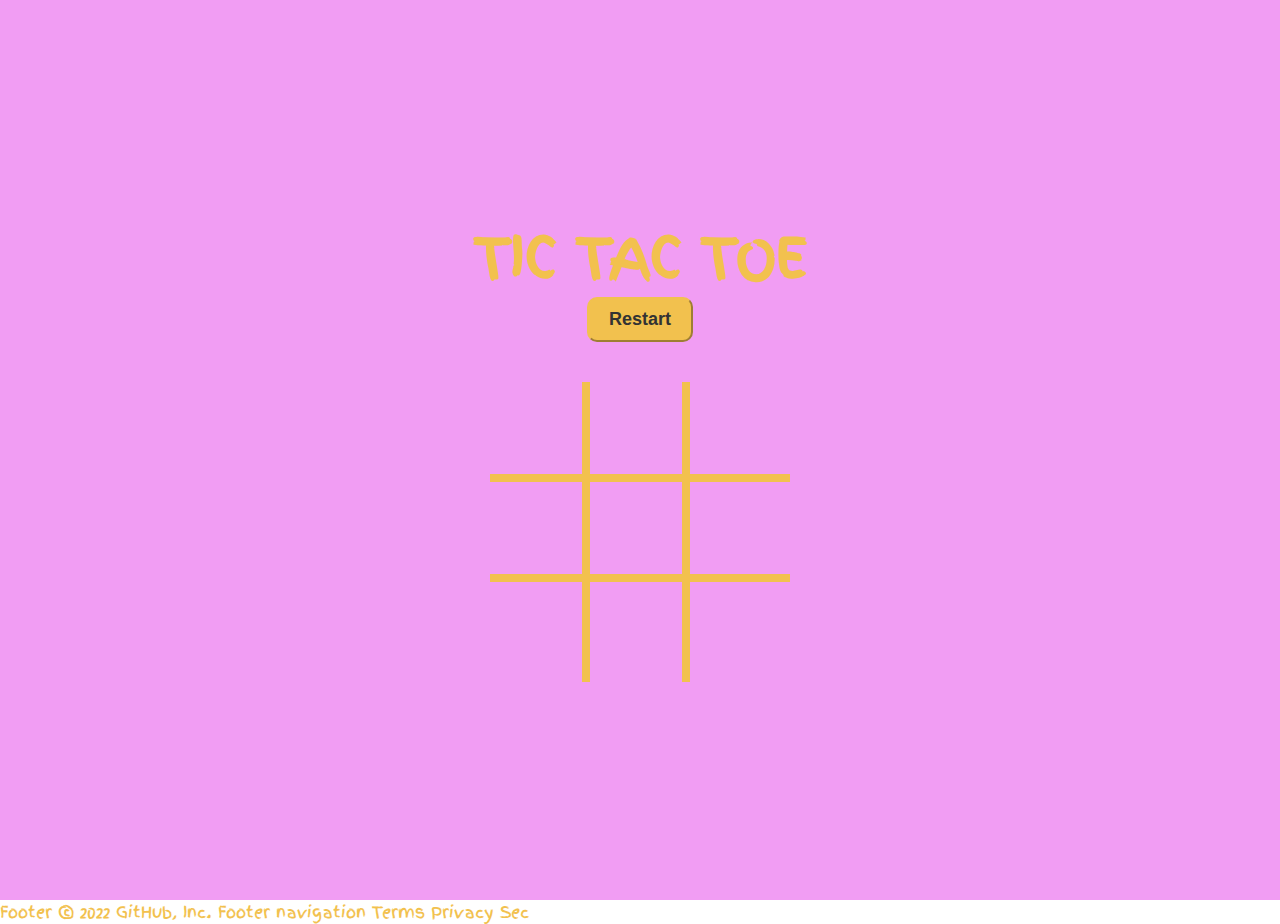
<file: Tic Tac Toe/Nueva carpeta/index.html>
<!DOCTYPE html>
<html lang="en">
<head>
    <meta charset="UTF-8">
    <meta http-equiv="X-UA-Compatible" content="IE=edge">
    <meta name="viewport" content="width=device-width, initial-scale=1.0">
    <title>Tic Tac Toe</title>
    <link rel="stylesheet" href="index.css">
    <link rel="preconnect" href="https://fonts.googleapis.com">
    <link rel="preconnect" href="https://fonts.gstatic.com" crossorigin>
    <link href="https://fonts.googleapis.com/css2?family=Finger+Paint&display=swap" rel="stylesheet"> 
</head>
<body>
    <div class="container">
        <h1 id="playerText">Tic Tac Toe</h1>
        <button id="restartBtn">Restart</button>

        <div id="gameboard">
            <div class="box" id="0"></div>
            <div class="box" id="1"></div>
            <div class="box" id="2"></div>
            <div class="box" id="3"></div>
            <div class="box" id="4"></div>
            <div class="box" id="5"></div>
            <div class="box" id="6"></div>
            <div class="box" id="7"></div>
            <div class="box" id="8"></div>
        </div>
    </div>
    
    <script src="index.js"></script>
</body>
</html>
Footer
© 2022 GitHub, Inc.
Footer navigation
Terms
Privacy
Sec
</file>
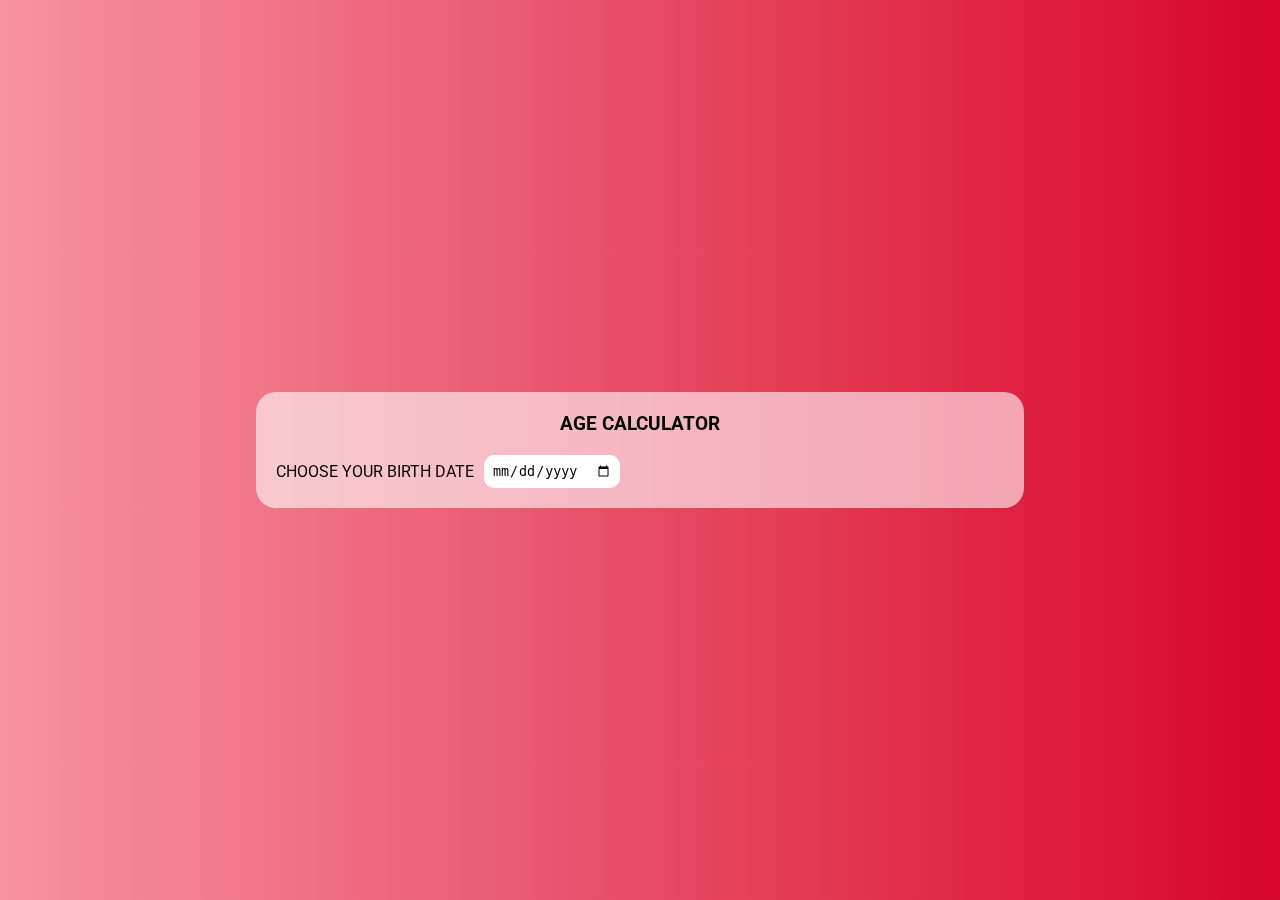
<file: Age Calculator/age.html>
<!DOCTYPE html>
<html lang="en">
<head>
    <meta charset="UTF-8">
    <meta name="viewport" content="width=device-width, initial-scale=1.0">
    <title>Age Calculator</title>
    <link rel="stylesheet" href="/Age Calculator/age.css">
</head>
<body>
    <div class="box">
        <h4>age calculator</h4>
        <div class="date-picker">
            <span>choose your birth date</span>
            <input type="date" id="datePicker">
            <span id="choseDate"></span>
        </div>
        <div class="age-calc">
            <div class="age-box">
                <p class="header">years</p>
                <p class="value" id="ageYear">0</p>
            </div>
            <div class="age-box">
                <p class="header">months</p>
                <p class="value" id="ageMonth">0</p>
            </div>
            <div class="age-box">
                <p class="header">days</p>
                <p class="value" id="ageDays">0</p>
            </div>
            <div class="age-box">
                <p class="header">hours</p>
                <p class="value" id="ageHours">0</p>
            </div>
            <div class="age-box">
                <p class="header">seconds</p>
                <p class="value" id="ageSeconds">0</p>
            </div>
            <div class="age-box">
                <p class="header">mili seconds</p>
                <p class="value" id="ageMiliSeconds">0</p>
            </div>
        </div>
    </div>

    <script src="/Age Calculator/age.js"></script>

</body>
</html>
</file>
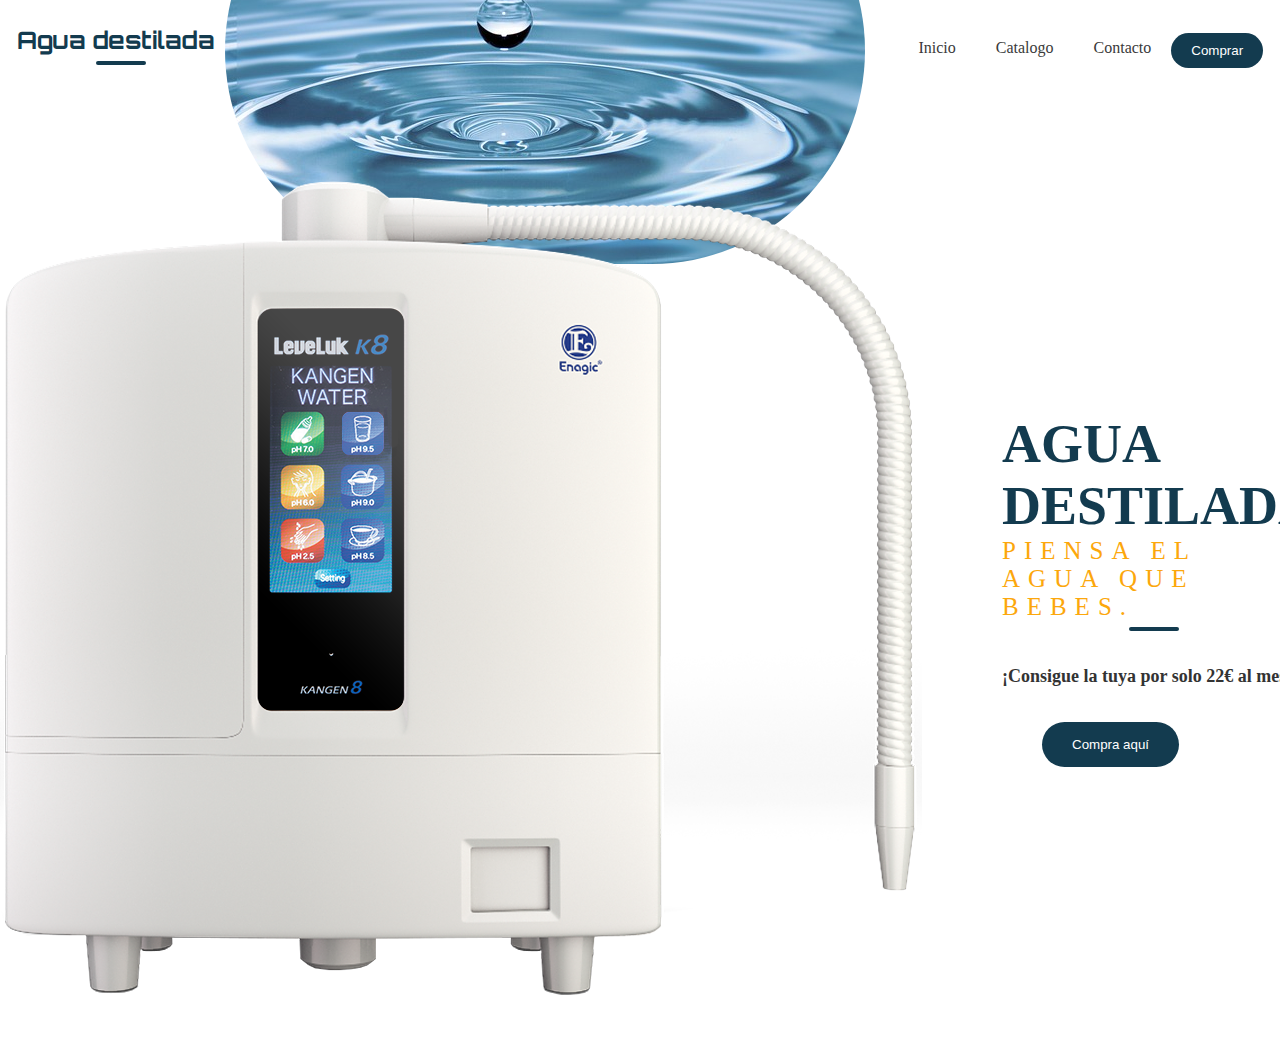
<file: Agua Kangen/Agua.html>
<!DOCTYPE html>
<html lang="en">
<head>
    <meta charset="UTF-8">
    <meta http-equiv="X-UA-Compatible" content="IE=edge">
    <meta name="viewport" content="width=device-width, initial-scale=1.0">
    <title>Agua Destilada</title>
    <link rel="stylesheet" href="/Agua Kangen/index.css">
    <link rel="preconnect" href="https://fonts.gstatic.com" crossorigin>
    <link href="https://fonts.googleapis.com/css2?family=Orbitron&display=swap" rel="stylesheet">
</head>
<body>
    <header>
        <div class="logo">
            <h2> Agua destilada</h2>
            <img src="../Agua Kangen/img/drop-of-water-578897_640.jpg">
        </div>
        <nav>
            <ul>
                <li><a href="#">Inicio</a></li>
                <li><a href="#">Catalogo</a></li>
                <li><a href="/Agua Kangen/Form.html">Contacto</a></li>
                <li><button class="buy-btn">Comprar</button></li>               
            </ul>
        </nav>
    </header>

    <main>
        <div class="content-left">
            <img src="/Agua Kangen/img/img-k8-machine.png" alt="" class="hero-img">
        </div>
        <div class="content-right">
            <h1> Agua Destilada</h1>
            <h2> Piensa el agua que bebes.</h2>
            <p>¡Consigue la tuya por solo 22€ al mes!.</p>
            <button class="cta">Compra aquí</button>
        </div>
    </main>
</body>
</html>
</file>
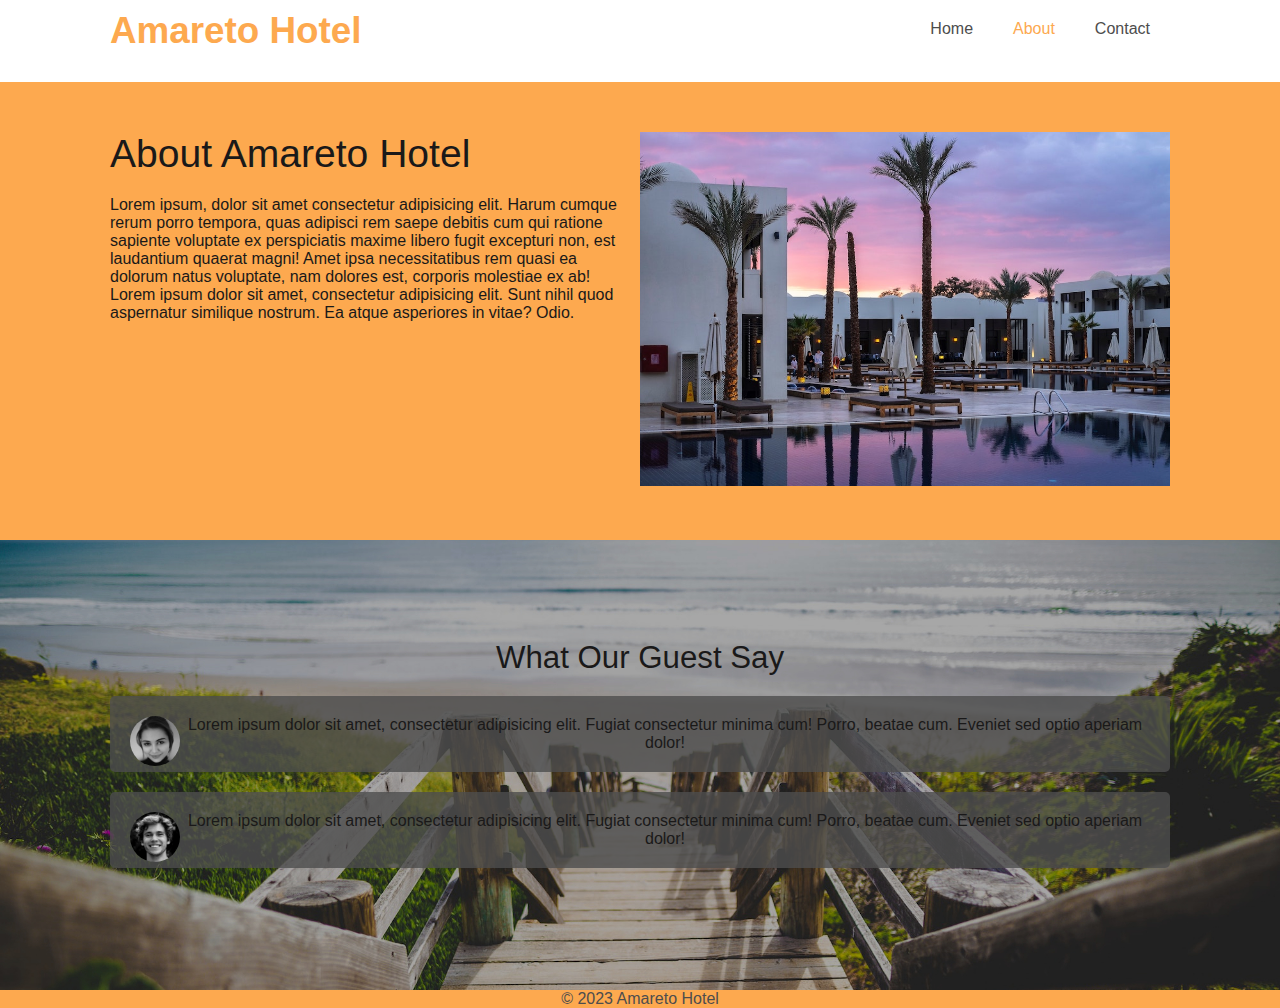
<file: Hotel Amareto/about.html>
<!DOCTYPE html>
<html lang="en">
<head>
    <meta charset="UTF-8">
    <meta http-equiv="X-UA-Compatible" content="IE=edge">
    <meta name="viewport" content="width=, initial-scale=1.0">
    <title>Amareto Hotel | About</title>
    <link rel="stylesheet" media= "screen and (max-width: 768px)" href="mobile.css">
    <link rel="stylesheet" href="/Hotel Amareto/hotel.css">
</head>
<body>
    <header>
        <nav id="navbar">
            <div class="container">
                <h1 class="logo"> <a href="/Hotel Amareto/hotel.html"> Amareto hotel</a></h1>
                <ul>
                    <li><a href="/Hotel Amareto/hotel.html" >Home</a></li>
                    <li><a href="/Hotel Amareto/about.html"class="current">About</a></li>
                    <li><a href="/Hotel Amareto/contact.html" >Contact</a></li>
                </ul>
            </div>
            

        </nav>
    </header>
    
    <section id="about" class="py-50">
        <div class="container">
            <div class="about-content">
                <h1>About Amareto Hotel</h1>
                <p> Lorem ipsum, dolor sit amet consectetur adipisicing elit. Harum cumque rerum porro tempora, quas adipisci rem saepe debitis cum qui ratione sapiente voluptate ex perspiciatis maxime libero fugit excepturi non, est laudantium quaerat magni! Amet ipsa necessitatibus rem quasi ea dolorum natus voluptate, nam dolores est, corporis molestiae ex ab!</p>
                <p>Lorem ipsum dolor sit amet, consectetur adipisicing elit. Sunt nihil quod aspernatur similique nostrum. Ea atque asperiores in vitae? Odio.</p>
            </div>
            <div class="about-img">
                <img src="/Hotel Amareto/img/about.jpg" alt="">
            </div>
        </div>
    </section>
    <section id="testimonial">
        <div class="container">
            <h2>What Our Guest Say</h2>
            <div class="testimonial-content">
                <img src="/Hotel Amareto/img/testimonial-1.jpg" alt="">
                <p>Lorem ipsum dolor sit amet, consectetur adipisicing elit. Fugiat consectetur minima cum! Porro, beatae cum. Eveniet sed optio aperiam dolor!</p>
            </div>
            <div class="testimonial-content">
                <img src="/Hotel Amareto/img/testimonial-2.jpg" alt="">
                <p>Lorem ipsum dolor sit amet, consectetur adipisicing elit. Fugiat consectetur minima cum! Porro, beatae cum. Eveniet sed optio aperiam dolor!</p>
            </div>
        </div>
    </section>
    <div class="clr"></div>
    <footer id="mainfooter">
        <p>
            &copy; 2023 Amareto Hotel
        </p>

    </footer>
    
</body>
</html>
</file>
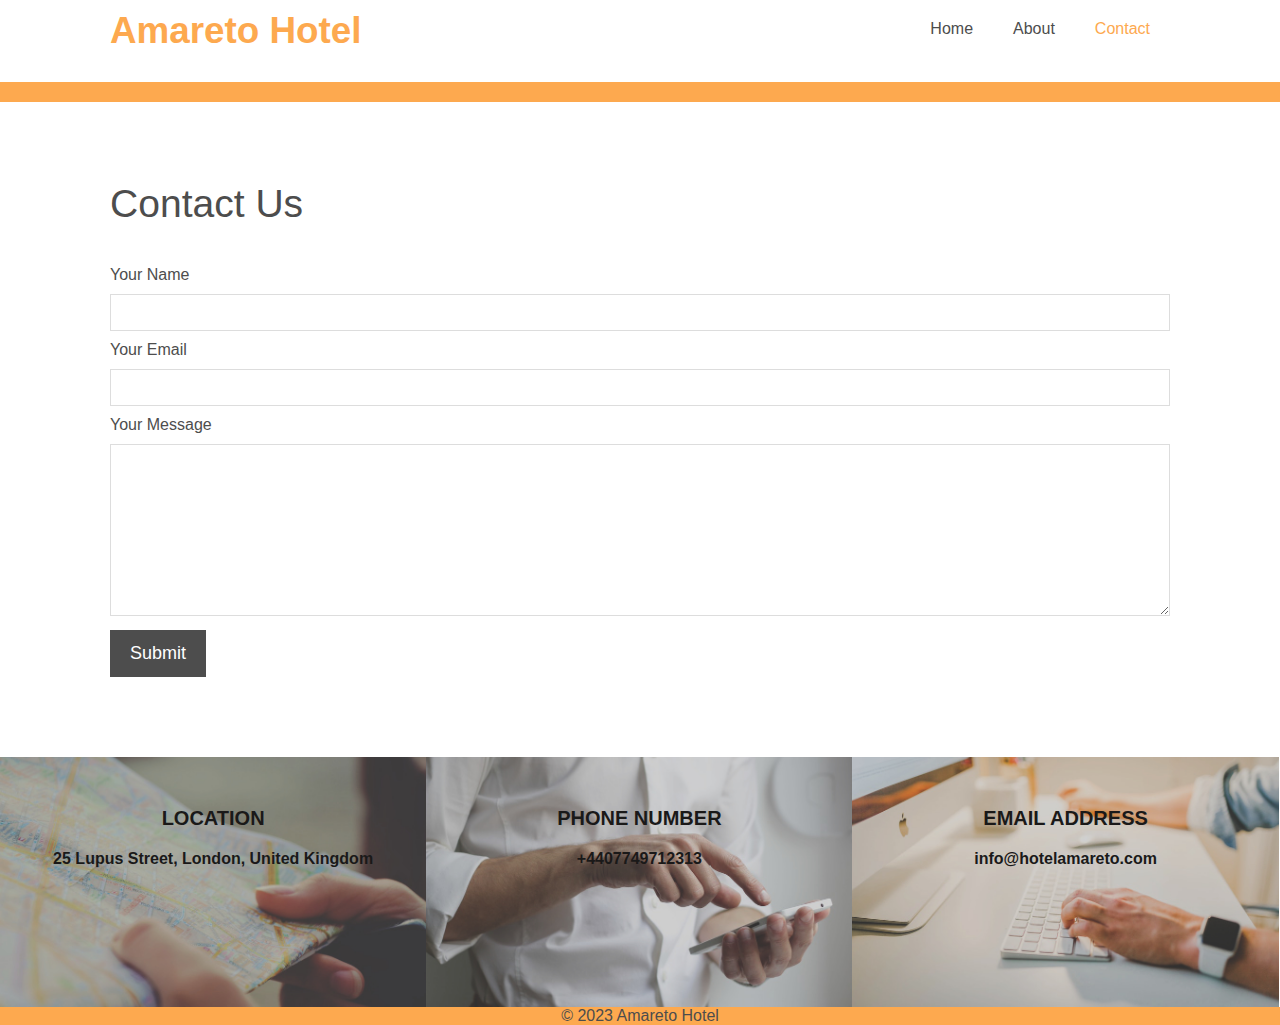
<file: Hotel Amareto/contact.html>
<!DOCTYPE html>
<html lang="en">
<head>
    <meta charset="UTF-8">
    <meta http-equiv="X-UA-Compatible" content="IE=edge">
    <meta name="viewport" content="width=, initial-scale=1.0">
    <title>Amareto Hotel | Contact</title>
    <link rel="stylesheet" media= "screen and (max-width: 768px)" href="mobile.css">
    <link rel="stylesheet" href="/Hotel Amareto/hotel.css">
</head>
<body>
    <header>
        <nav id="navbar">
            <div class="container">
                <h1 class="logo"> <a href="/Hotel Amareto/hotel.html"> Amareto hotel</a></h1>
                <ul>
                    <li><a href="/Hotel Amareto/hotel.html" >Home</a></li>
                    <li><a href="/Hotel Amareto/about.html">About</a></li>
                    <li><a href="/Hotel Amareto/contact.html" class="current" >Contact</a></li>
                </ul>
            </div>
            
        </nav>
    </header>
    <hr>
    
    <section id="contact" class="py-80">
        <div class="container">
            <h1>Contact Us</h1>
            <form action="">
                <label for="name">Your Name</label>
                <input type="text" id="name">
                <label for="email">Your Email</label>
                <input type="mail" id="mail">
                <label for="message">Your Message</label>
                <textarea name="message" id="message" cols="30" rows="10"></textarea>
                <button class="btn btn-dark">Submit</button>
            </form>
        </div>
    </section>
    <section id="features-contact">
        <div class="box location">
            <h4>Location</h4>
            <p> 25 Lupus Street, London, United Kingdom</p>
        </div>
        <div class="box phone">
            <h4>Phone Number</h4>
            <p> +4407749712313</p>
        </div>
        <div class="box email">
            <h4>Email Address</h4>
            <p>info@hotelamareto.com</p>
        </div>


    </section>
    <div class="clr"></div>
    <footer id="mainfooter">
        <p>
            &copy; 2023 Amareto Hotel
        </p>

    </footer>
    
</body>
</html>
</file>
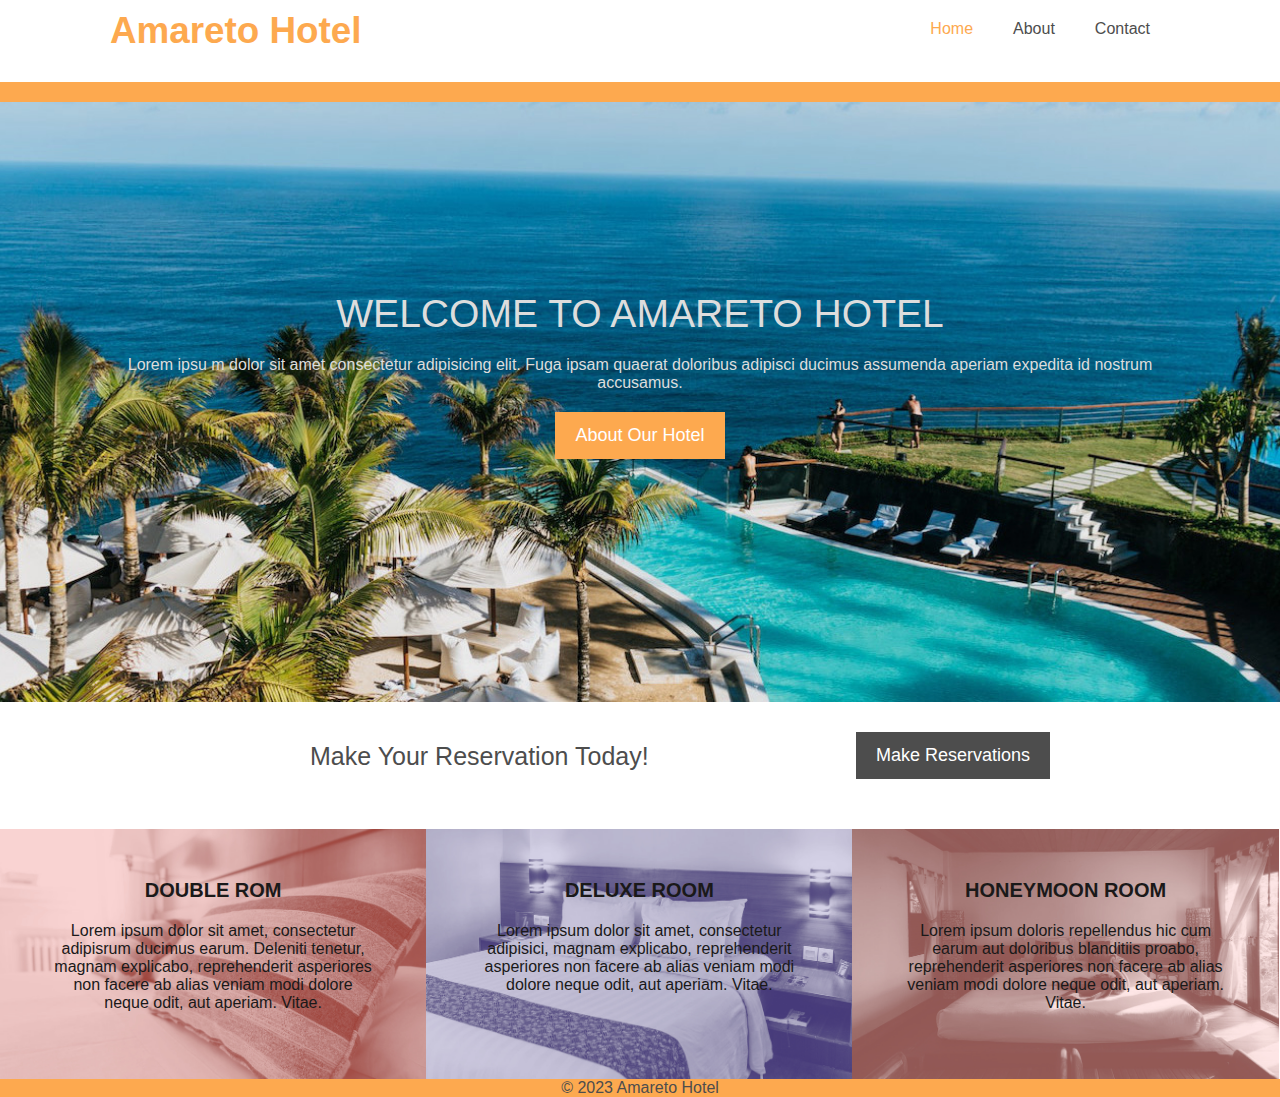
<file: Hotel Amareto/hotel.html>
<!DOCTYPE html>
<html lang="en">
<head>
    <meta charset="UTF-8">
    <meta http-equiv="X-UA-Compatible" content="IE=edge">
    <meta name="viewport" content="width=, initial-scale=1.0">
    <title>Amareto Hotel | Welcome</title>
    <link rel="stylesheet" media= "screen and (max-width: 768px)" href="/Hotel Amareto/mobile.css">
    <link rel="stylesheet" href="/Hotel Amareto/hotel.css">
</head>
<body>
    <header>
        <nav id="navbar">
            <div class="container">
                <h1 class="logo"> <a href="/Hotel Amareto/hotel.html"> Amareto hotel</a></h1>
                <ul>
                    <li><a href="/Hotel Amareto/hotel.html" class="current">Home</a></li>
                    <li><a href="/Hotel Amareto/about.html">About</a></li>
                    <li><a href="/Hotel Amareto/contact.html">Contact</a></li>
                </ul>
            </div>
            <hr>
            <div id="showcase" class="">
                <div class="container">
                    <h1>Welcome to Amareto Hotel</h1>
                    <p class="large"> Lorem ipsu m dolor sit amet consectetur adipisicing elit. Fuga ipsam quaerat doloribus adipisci ducimus assumenda aperiam expedita id nostrum accusamus.
                    </p>
                    <a href="/Hotel Amareto/about.html" class="btn btn-light"> About Our Hotel</a>
                </div>
            </div>
        </nav>
        
    </header>
    
    <section id="reservation" class="py-30">
        <div class="container">
        <h3>Make your reservation today!</h3>
        <a href="/Hotel Amareto/contact.html" class="btn btn-dark">Make Reservations</a>
        </div>
    </section>
    <section id="features">
        <div class="box features-1">
            <h4>Double Rom</h4>
            <p>Lorem ipsum dolor sit amet, consectetur adipisrum ducimus earum. Deleniti tenetur, magnam explicabo, reprehenderit asperiores non facere ab alias veniam modi dolore neque odit, aut aperiam. Vitae.</p>

        </div>
        <div class="box features-2">
            <h4>Deluxe Room</h4>
            <p>Lorem ipsum dolor sit amet, consectetur adipisici, magnam explicabo, reprehenderit asperiores non facere ab alias veniam modi dolore neque odit, aut aperiam. Vitae.</p>

        </div>
        <div class="box features-3">
            <h4>Honeymoon Room</h4>
            <p>Lorem ipsum doloris repellendus hic cum earum aut doloribus blanditiis proabo, reprehenderit asperiores non facere ab alias veniam modi dolore neque odit, aut aperiam. Vitae.</p>

        </div>
    </section>
    <div class="clr"></div>
    <footer>
        <p>
            &copy; 2023 Amareto Hotel
        </p>

    </footer>
    
</body>
</html>
</file>
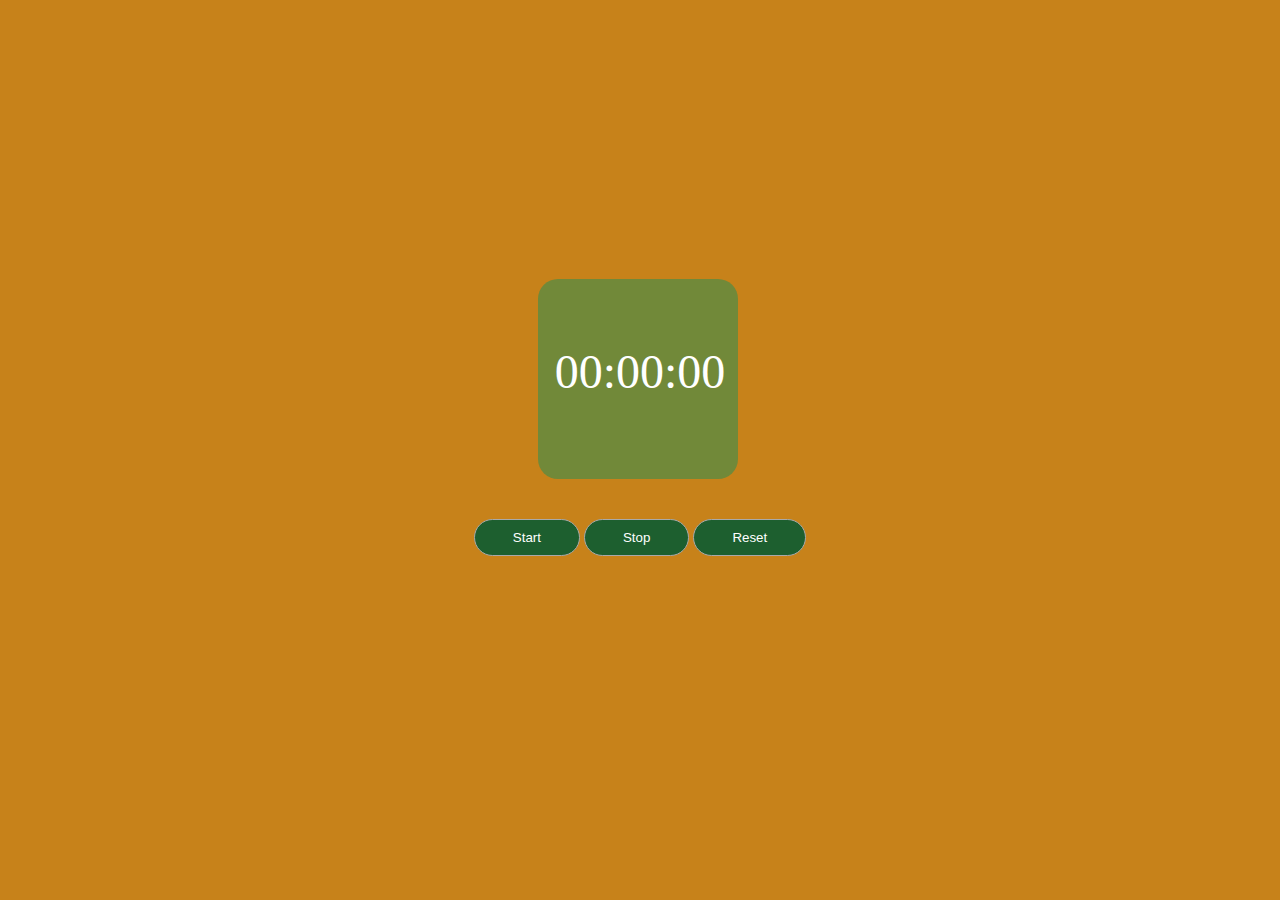
<file: Timer JS/timer.html>
<!DOCTYPE html>
<html lang="en">
<head>
    <meta charset="UTF-8">
    <meta http-equiv="X-UA-Compatible" content="IE=edge">
    <meta name="viewport" content="width=device-width, initial-scale=1.0">
    <title>Timer</title>
    <link rel="stylesheet" href="timer.css">
</head>
<body>
    <div class="container">
        <div class="wrapper">
            <p>
                <span class="mins">00</span>:<span class="seconds">00</span>:<span class="tens">00</span>
            </p> <br>
            <button class="btn-start">Start</button>
            <button class="btn-stop">Stop</button>
            <button class="btn-reset">Reset</button>
        </div>
    </div>
    <script src="timer.js"></script>
</body>
</html>
</file>
<file: Tic Tac Toe/Nueva carpeta/index.css>
*{
    padding: 0;
    margin: 0;
    box-sizing: border-box;
}

:root {
    --orange: #F2C14E;
    --winning-blocks: #2d414b;
}

body {
    color: var(--orange);
    font-family: 'Finger Paint', cursive;
}
h1 {
    font-size: 54px;
    text-transform: uppercase;
}

.container {
    padding: 40px;
    height: 100vh;
    display: flex;
    justify-content: center;
    align-items: center;
    flex-direction: column;
    background-color: #f19df3;
}

#gameboard {
    width: 300px;
    display: flex;
    flex-wrap: wrap;
    margin-top: 40px;
}
.box {
    height: 100px;
    width: 100px;
    display: flex;
    align-items: center;
    justify-content: center;
    color: var(--orange);
    font-size: 80px;
    border-right: 8px solid;
    border-bottom: 8px solid;
}
.box:nth-child(3n) {
    border-right: none;
}
.box:nth-child(6) ~ .box {
    border-bottom: none;
} 
button {
    padding: 10px 20px;
    border-radius: 10px;
    background-color: var(--orange);
    color: #333;
    border-color: var(--orange);
    font-size: 18px;
    transition: 200ms transform;
    font-weight: 600;
}
button:hover {
    cursor: pointer;
    transform: translateY(-2px);
}
</file>
<file: Age Calculator/age.css>
@import url('https://fonts.googleapis.com/css2?family=Roboto:wght@300;400;500;700;900&display=swap');

*:before,
*:after{
	box-sizing: border-box;
}
*{
	position: relative;
	margin: 0;
	padding: 0;
	box-sizing: border-box;
}
body{
	position: relative;
	width: 100%;
	min-height: 100vh;
	background-image: linear-gradient(to right, #f693a0 0%, #d80528 100%);
	display: flex;
	align-items: center;
	justify-content: center;
	font-family: 'Roboto', sans-serif;
}
.box{
	position: relative;
	background: rgba(255,255,255,.6);
	width: 768px;
	backdrop-filter: blur(15px);
	padding: 20px;
	border-radius: 20px;
	transition: width 500ms ease;
}
.box h4{
	text-align: center;
	margin-bottom: 20px;
	font-size: 1.2rem;
	text-transform: uppercase;
}
.box .date-picker{
	position: relative;
	display: flex;
	align-items: center;
}
.box .date-picker input{
	margin: 0 10px;
	border: 0;
	padding: .5rem;
	border-radius: 10px;
	transition: box-shadow 500ms ease;
}
.box .date-picker input:focus{
	outline: none;
	box-shadow: 0 0 10px #292929;
}
.box .date-picker span{
	display: inline-block;
	text-transform: uppercase;
}
.box .date-picker span#choseDate{
	margin-left: auto;
}
.age-calc{
	position: relative;
	display: flex;
	align-items: center;
	flex-wrap: wrap;
	margin-top: 0;
	max-height: 0;
	opacity: 0;
	overflow: hidden;
	transition: max-height 2s, opacity 3s, margin 250ms ease;
}

.age-calc.expand{
	margin-top: 30px;
	max-height: 1000px;
	opacity: 1;
}
.age-calc .age-box{
	position: relative;
	background: #fff;
	border-radius: 10px;
	margin: 10px;
	width: 222px;
	transition: 500ms ease;
}
.age-calc .age-box p.header{
	position: relative;
	text-align: center;
	background: #f79c3a;
	padding: 10px 30px;
	border-radius: 10px 10px 0 0;
	font-size: 1.2rem;
	font-size: 500;
	text-transform: uppercase;
}
.age-calc .age-box:nth-child(even) p.header{
	background: #f1732a;
}
.age-calc .age-box .value{
	text-align: center;
	padding: 30px 20px;
	font-size: 1.5rem;
	transition: 500ms ease;
}

@media (max-width: 768px)
{
	body{
		display: block;
		margin: 2rem 0;
	}
	.box{
		width: 600px;
		margin: 0 auto;
	}
	.age-calc .age-box{
		width: 150px;
		margin: 15px;
	}
	.age-calc .age-box p.header{
		padding: 10px 20px;
		font-size: 1rem;
	}
	.age-calc .age-box .value{
		padding: 30px 20px;
		font-size: 1rem;
	}
}

@media (max-width: 600px)
{
	.box
	{
		width: 300px;
	}
	.box .date-picker
	{
		display: block;
	}
	.box .date-picker input
	{
		margin: 10px 0;
		width: 100%;
	}
	.age-calc .age-box{
		width: 120px;
		margin: 5px;
	}
	.age-calc .age-box p.header{
		padding: 10px 5px;
		font-size: .8rem;
	}
	.age-calc .age-box .value
	{
		padding: 30px 5px;
		font-size: .9rem;
	}
}
</file>
<file: Agua Kangen/index.css>
* {
    margin: 0;
    padding: 0;
    box-sizing: border-box;
}



header {
    height: 100px;
    display: flex;
    justify-content: space-around;
    align-items: center;
}

ul {
    display: flex;
    list-style-type:none;
    align-items: center;
}

ul li a {
    padding: 0 20px;
    text-decoration: none;
    color: #3a3a3a;
    display: inline-block;

}

ul li a::after {
    content: '';
    display: block;
    height: 4px;
    width: 0;
    background: #133B4F;
    transition: all .5s
}

li a:hover::after {
    width: 100%;
}

.logo {
    display: flex;
    align-items: center;
    justify-content: space-between;
}

.logo h2 {
    font-family: 'Orbitron', sans-serif;
    padding-right: 10px;
    color: #133B4F;
}
 .logo img {
    border-radius: 500px;
    float: left;
}
main {
    display: flex;
    height: 100vh;
    align-items: center;
    margin-top: 40px;
    
}

.content-right {
    width: 30% ;
    padding-left: 80px;
}

main h1 {
    font-size: 54px;
    color: #133B4F;
    text-transform: uppercase;
}

main h2{
    font-size: 25px;
    color: #FCA70c;
    font-weight: 400;
    text-transform: uppercase;
    letter-spacing: 8px;
}

main p {
    font-size: 18px;
    font-weight: 800;
    color: #333;
    line-height: 31.5px;
    margin: 30px 0;
}

.cta {
    padding: 15px 30px;
    background: #133B4F;
    color: #fff;
    outline: none;
    border: none;
    border-radius: 40px;
    margin-left: 40px;
    cursor: pointer;

}

.buy-btn {
    padding: 10px 20px;
    background: #133B4F;
    color: #fff;
    outline: none;
    border: none;
    border-radius: 40px;
    cursor: pointer;
    
}

.container{
	position: relative;
	width: 100%;
	height: 100%;
	display: flex;
	justify-content: center;
	align-items: center;
	padding: 20px 100px;
}

.container:after{
	content: '';
	position: absolute;
	width: 100%;
	height: 100%;
	left: 0;
	top: 0;
	background: url("img/bg.jpg") no-repeat center;
	background-size: cover;
	filter: blur(50px);
	z-index: -1;
}
.contact-box{
	max-width: 850px;
	display: grid;
	grid-template-columns: repeat(2, 1fr);
	justify-content: center;
	align-items: center;
	text-align: center;
	background-color: #fff;
	box-shadow: 0px 0px 19px 5px rgba(0,0,0,0.19);
    padding: 80px;
}



.right{
	padding: 25px 40px;
}

h2{
	position: relative;
	padding: 0 0 10px;
	margin-bottom: 10px;
}

h2:after{
	content: '';
    position: absolute;
    left: 50%;
    bottom: 0;
    transform: translateX(-50%);
    height: 4px;
    width: 50px;
    border-radius: 2px;
    background-color: #133B4F;
}

.field{
	width: 100%;
	border: 2px solid rgba(0, 0, 0, 0);
	outline: none;
	background-color: rgba(230, 230, 230, 0.6);
	padding: 0.5rem 1rem;
	font-size: 1.1rem;
	margin-bottom: 22px;
	transition: .3s;
}

.field:hover{
	background-color: rgba(0, 0, 0, 0.1);
}

textarea{
	min-height: 150px;
}

.btn{
	width: 100%;
	padding: 0.5rem 1rem;
	background-color: #133B4F;
	color: #fff;
	font-size: 1.1rem;
	border: none;
	outline: none;
	cursor: pointer;
	transition: .3s;
    
}

.btn:hover{
    background-color: #133B4F;
}

.field:focus{
    border: 2px solid rgba(30,85,250,0.47);
    background-color: #fff;
}
</file>
<file: Hotel Amareto/mobile.css>
/*Utility Clases*/

.py-80 {padding: 30px 0;}
.py-50 {padding: 20px 0;}
.py-30 {padding: 10px 0;}

.box {
    float: none;
    width: 100%;  
}

/*Navbar*/

#navbar {
    text-align: center;
}

#navbar ul {
    float: none;
    
}

#navbar ul li {
    float: none;
    padding-bottom: 10px;

}

#navbar .logo {
    float: none;
    padding-bottom: 10px;
    
}

#navbar ul li a {
    
    padding: 10px;
  
}

#showcase {
    margin-top: 10px;
    padding: 80px;
    height: 100%;
    
}

/*Reservation*/

#reservation {
    text-align: center;
  }
  #reservation h2 {
    float: none;
    margin: 10px;
  }
  
  #reservation a {
    float: none;
    margin: 10px;
  }
  
  /* About */
  #about {
    text-align: center;
  }
  
  #about .about-content {
    float: none;
    width: 100%;
    padding: 10px;
  }
  
  #about .about-img {
    float: none;
    width: 100%;
  }
</file>
<file: Timer JS/timer.css>
*{
    margin: 0;
    padding: 0;
    
}
.container{
    background-color: #c7821a;
    height: 100vh;
    width: 100%;
    text-align: center;
    position: absolute;
}
.wrapper{
    position: relative;
    top: 50%;
    left: 50%;
    transform: translate(-50%,-50%);
}
.wrapper p{
    position: relative;
    display: inline-block;
    color: #ffffff;
    z-index: 9999;
    font-size: 48px;
    margin-bottom: 120px;
}
.wrapper p::before{
    content: '';
    position: absolute;
    width: 200px;
    height: 200px;
    background-color: #718939;
    z-index: -1;
    border-radius: 10%;
	left: -10%;
    top: -118%;
    
}

button{
    background-color: #1d5f2f;
    padding: 10px 38px;
    border: 1px solid #A9A9A9;
    border-radius: 28px;
    color: #fff;
    transition: all .2s ease;
    outline: 0;
    cursor: pointer;
}

button:hover,
button:focus
{
    border-color: #F6B400;
    color: #F6B400;
    box-shadow: 0px 4px 27px -12px #F6B400;
}
</file>
<file: Hotel Amareto/hotel.css>
/* Reset */
* {
  padding: 0;
  margin: 0;
  box-sizing: border-box;
}

/* Main Styling */
html,
body {
  font-family: 'Roboto', sans-serif;
  color: rgb(26, 25, 25);
}

h1 {font-size: 2.441rem;}
h2 {font-size: 1.953rem;}
h3 {font-size: 1.563rem;}
h4 {font-size: 1.25rem;}

h1,
h2,
h3,
h4 {
  text-transform: capitalize;
}

p {
  font-size: 1rem;
}

a {
  text-decoration: none;
  color: #4d4d4d;
}

hr {
  background: #fda94f;
  height: 20px;
  border: none;
}

/* Utility Classes */
.container {
  margin: auto;
  max-width: 1100px;
  overflow: auto;
  padding: 0 20px;
}

.btn {
  display: inline-block;
  font-size: 18px;
  color: #fff;
  padding: 13px 20px;
  border: none;
  cursor: pointer;
}

.btn-light {
  background: #fda94f;
}

.btn-dark {
  background: #4d4d4d;
}

.btn-light:hover {
  background: #fec281;
}

.btn-dark:hover {
  background: #737373;
}

.py-80 {padding: 80px 0;}
.py-50 {padding: 50px 0;}
.py-30 {padding: 30px 0;}

.box {
  float: left;
  width: 33.3%;
  text-align: center;
  padding: 50px;
  height: 250px;
}

.box h4 {
  padding-bottom: 20px;
  text-transform: uppercase;
}

.clr {
  clear: both;
}

/* Navbar */
#navbar .logo {
  font-size: 2.3rem;
  float: left;
  padding-top: 10px;
  padding-bottom: 30px;
}

#navbar h1 a {
  color: #fda94f;
}

#navbar ul {
  float: right;
  list-style: none;
}

#navbar ul li {
  float: left;
}

#navbar ul li a {
  display: block;
  padding: 20px;
  text-align: center;
}

#navbar ul li a.current,
#navbar ul li a:hover {
  color: #fda94f;
}

/* Showcase */
#showcase {
  background-image: url('./img/showcase.jpg');
  background-repeat: no-repeat;
  background-position: center;
  background-size: cover;
  padding: 190px 60px;
  height: 600px;
  text-align: center;
}

#showcase h1,
#showcase p {
  color: #ddd;
  padding-bottom: 20px;
}

#showcase h1 {
  text-transform: uppercase;
  font-weight: lighter;
}

/* Reservation */
#reservation {
  margin-bottom: 20px;
}

#reservation h3 {
  float: left;
  margin-left: 200px;
  margin-top: 10px;
  font-weight: lighter;
  color: #4d4d4d;
}

#reservation a {
  float: right;
  margin-right: 120px;
}

/* Features */
#features .features-1 {
  background: url('./img/feature-1.jpg');
  background-repeat: no-repeat;
  background-size: cover;
  background-position: center;
}
#features .features-2 {
  background: url('./img/feature-2.jpg');
  background-repeat: no-repeat;
  background-size: cover;
  background-position: center;
}
#features .features-3 {
  background: url('./img/feature-3.jpg');
  background-repeat: no-repeat;
  background-size: cover;
  background-position: center;
}

/* About */
#about {
  background: #fda94f;
}

#about .about-content {
  float: left;
  width: 50%;
  padding-right: 20px;
}

#about .about-content h1 {
  font-weight: lighter;
  padding-bottom: 20px;
}

#about .about-img {
  float: right;
  width: 50%;
}

#about .about-img img {
  width: 100%;
}

/* Testimonials */
#testimonial {
  background: url('./img/testimonials.jpg');
  background-repeat: no-repeat;
  background-size: cover;
  background-position: center;
  text-align: center;
  height: 450px;
 padding-top: 100px;
}

#testimonial h2{
  font-weight: lighter;
  padding-bottom: 20px;
}

.testimonial-content {
  background: rgb(77, 77, 77, 0.8);
  padding: 20px;
  margin-bottom: 20px;
  border-radius: 5px;
}

.testimonial-content img{
  float: left;
  height: 50px;
  border-radius: 50%;
}

/* Contact */
#contact {
  color: #4d4d4d;
}

#contact h1 {
  padding-bottom: 40px;
  font-weight: lighter;
}

#contact label {
  display: block;
  margin-bottom: 10px;
}

#contact input,
#contact textarea {
  width: 100%;
  padding: 10px;
  margin-bottom: 10px;
  border: 1px solid #ddd;
}

/* Features Contact */
#features-contact .location {
  background: url('./img/contact-feature-1.jpg');
  font-weight: bolder;
  background-repeat: no-repeat;
  background-position: center;
  background-size: cover;
}

#features-contact .phone {
  background: url('./img/contact-feature-2.jpg');
  
  font-weight: bolder;
  background-repeat: no-repeat;
  background-position: center;
  background-size: cover;
}

#features-contact .email {
  background: url('./img/contact-feature-3.jpg');
  background-repeat: no-repeat;
  background-position: center;
  background-size: cover;
  font-weight: bolder;

}

/* Footer */
footer {
  text-align: center;
  background-color: #fda94f;
  color: #4d4d4d;
}
</file>
